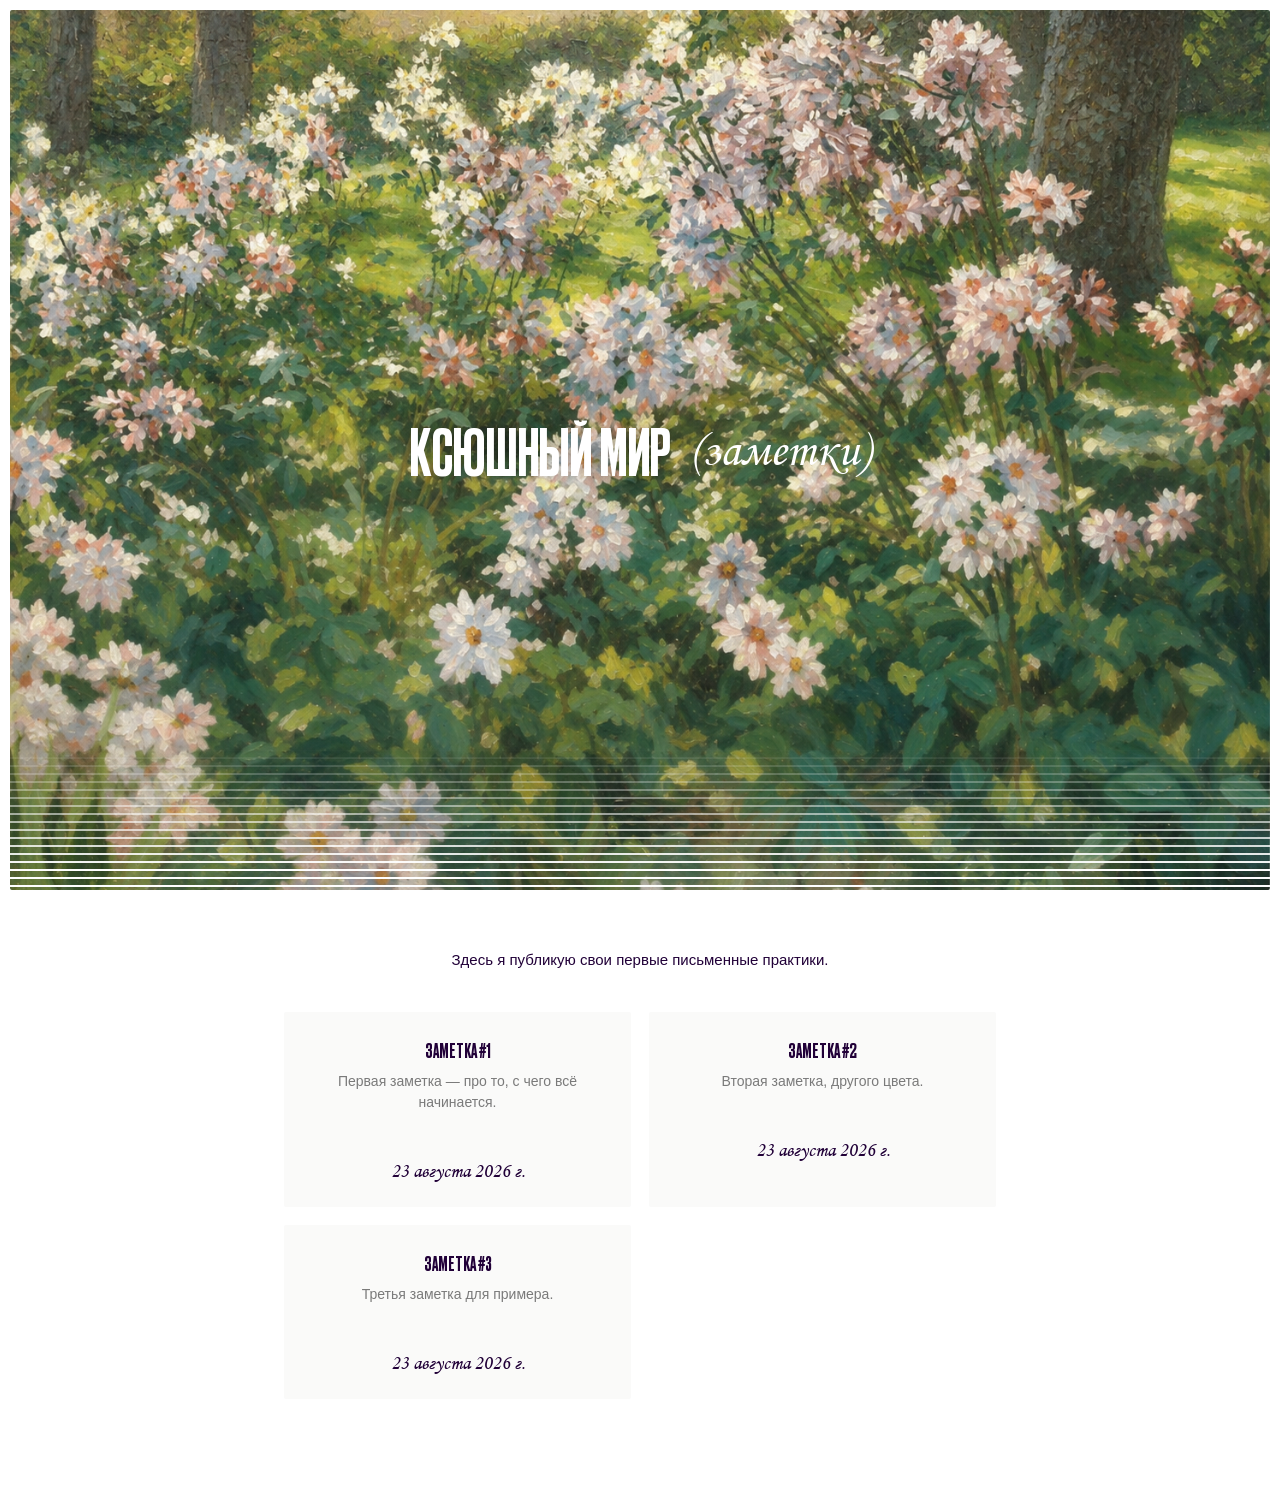
<file: index.html>
<!DOCTYPE html>
<html lang="ru">
<head>
  <meta charset="UTF-8" />
  <meta name="viewport" content="width=device-width, initial-scale=1.0" />
  <title>farfalle — заметки</title>
  <link rel="stylesheet" href="style.css" />
</head>
<body class="home-page">
  <section class="hero">
    <div class="hero__frame">
      <div class="hero__bg" aria-hidden="true"></div>
      <div class="hero__fade" aria-hidden="true"></div>
    </div>
    <h1 class="hero__title">
      <span class="hero__title-main">Ксюшный мир</span>
      <span class="hero__title-script">(заметки)</span>
    </h1>
  </section>

  <main class="wrap">
    <p class="home__bio">
      Здесь я публикую свои первые письменные практики.
    </p>

    <div id="letter-list" class="letter-list"></div>
  </main>

  <script type="module" src="script.js"></script>
</body>
</html>
</file>
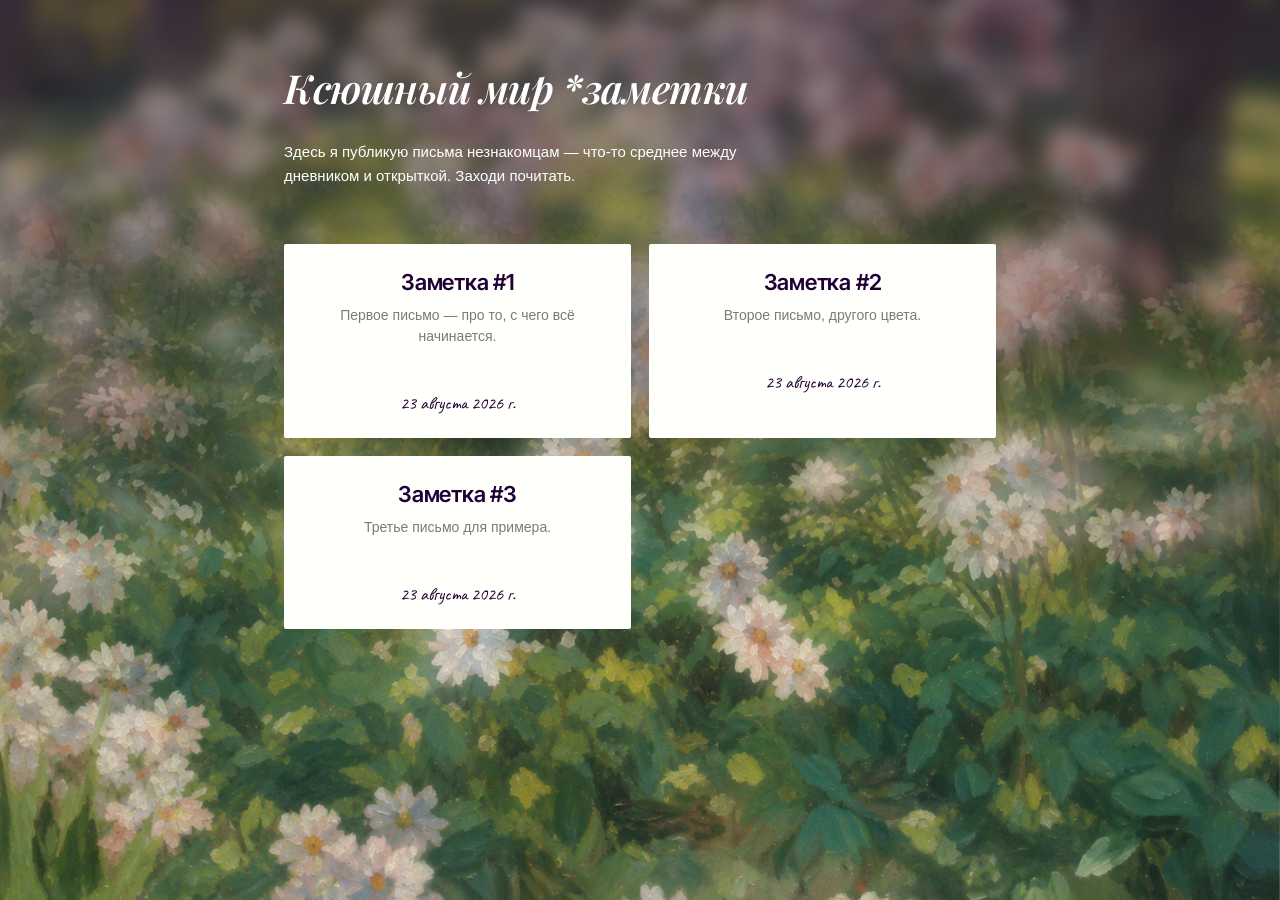
<file: letters/index.html>
<!DOCTYPE html>
<html lang="ru">
<head>
  <meta charset="UTF-8" />
  <meta name="viewport" content="width=device-width, initial-scale=1.0" />
  <title>farfalle — письма</title>
  <link rel="preconnect" href="https://fonts.googleapis.com" />
  <link rel="preconnect" href="https://fonts.gstatic.com" crossorigin />
  <link href="https://fonts.googleapis.com/css2?family=Caveat:wght@400;600;700&family=Inter+Tight:wght@600;700&family=Playfair+Display:ital,wght@1,600&display=swap" rel="stylesheet" />
  <link rel="stylesheet" href="style.css" />
</head>
<body class="home-page">
  <div class="home__bg" aria-hidden="true">
    <div class="home__bg-sharp"></div>
    <div class="home__bg-blur"></div>
    <div class="home__bg-scrim"></div>
  </div>

  <main class="wrap">
    <h1 class="home__title">Ксюшный мир *заметки</h1>
    <p class="home__bio">
      Здесь я публикую письма незнакомцам — что-то среднее между дневником и
      открыткой. Заходи почитать.
    </p>

    <div id="letter-list" class="letter-list"></div>
  </main>

  <script type="module" src="script.js"></script>
</body>
</html>
</file>
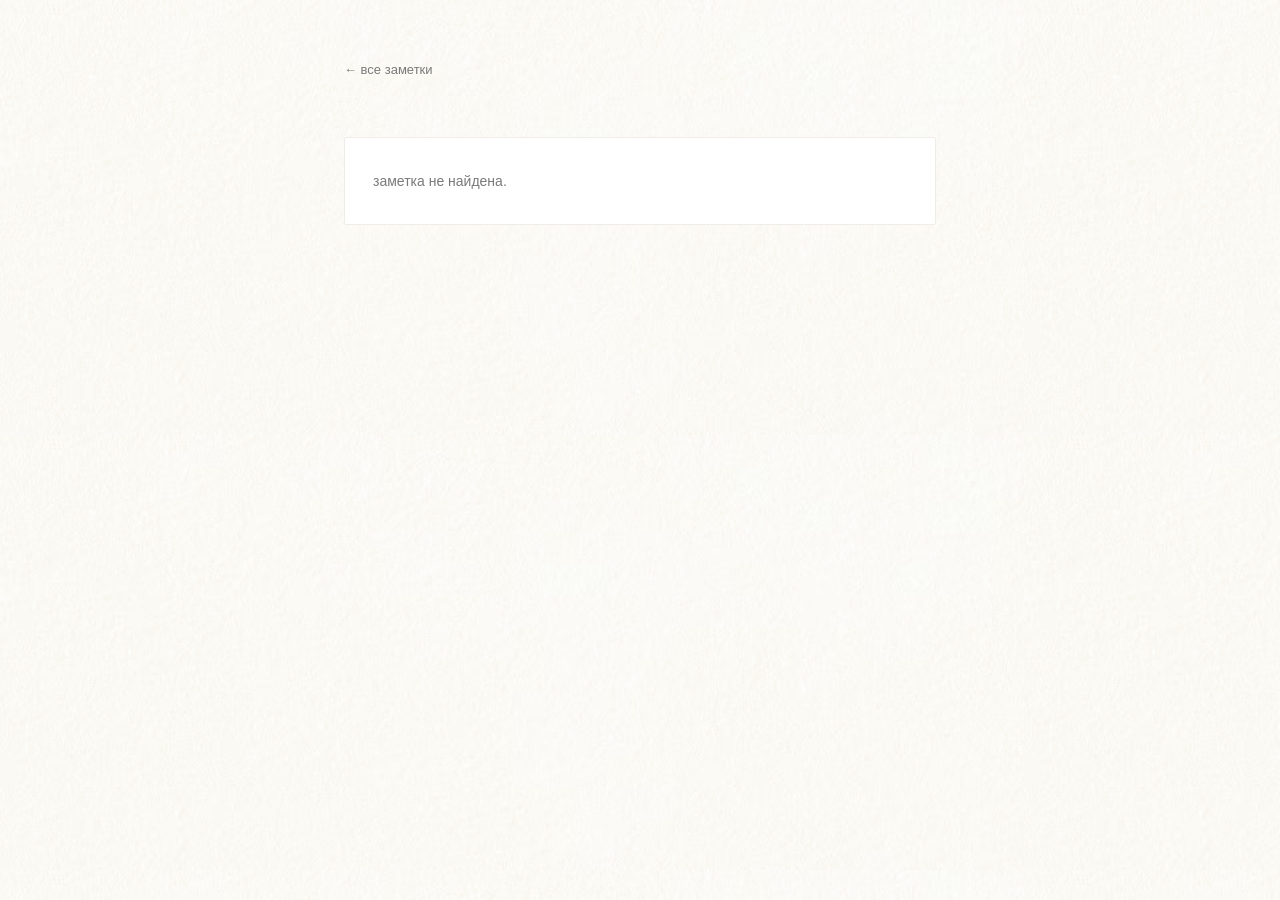
<file: letter.html>
<!DOCTYPE html>
<html lang="ru">
<head>
  <meta charset="UTF-8" />
  <meta name="viewport" content="width=device-width, initial-scale=1.0" />
  <title>заметка — farfalle</title>
  <link rel="stylesheet" href="style.css" />
</head>
<body class="letter-page">
  <main class="wrap">
    <a href="index.html" class="letter__back">← все заметки</a>
    <h1 id="letter-title" class="letter__title"></h1>
    <div id="letter-content" class="letter__card"></div>
  </main>

  <script type="module" src="script.js"></script>
</body>
</html>
</file>
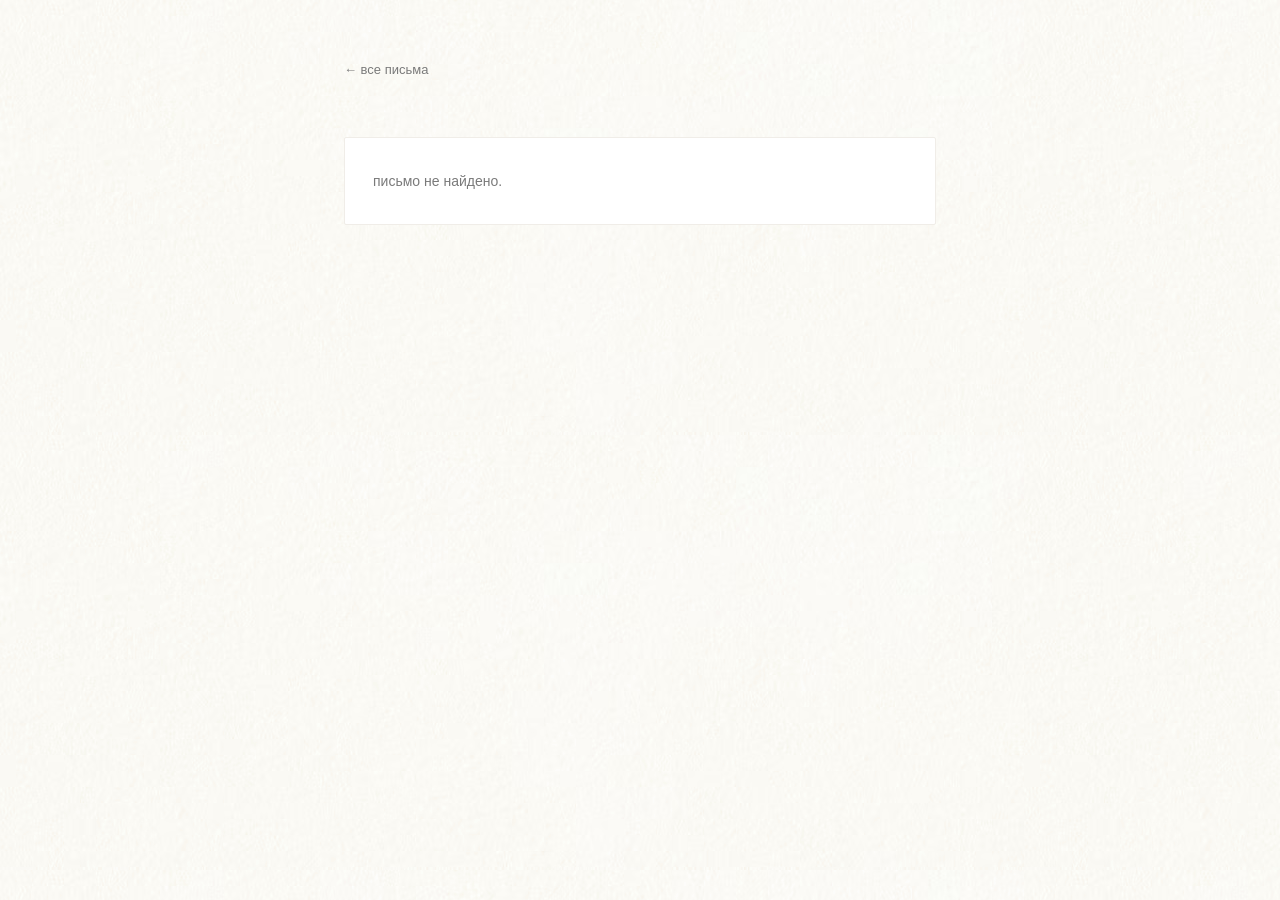
<file: letters/letter.html>
<!DOCTYPE html>
<html lang="ru">
<head>
  <meta charset="UTF-8" />
  <meta name="viewport" content="width=device-width, initial-scale=1.0" />
  <title>письмо — farfalle</title>
  <link rel="preconnect" href="https://fonts.googleapis.com" />
  <link rel="preconnect" href="https://fonts.gstatic.com" crossorigin />
  <link href="https://fonts.googleapis.com/css2?family=Playfair+Display:ital,wght@1,600&display=swap" rel="stylesheet" />
  <link rel="stylesheet" href="style.css" />
</head>
<body class="letter-page">
  <main class="wrap">
    <a href="index.html" class="letter__back">← все письма</a>
    <h1 id="letter-title" class="letter__title"></h1>
    <div id="letter-content" class="letter__card"></div>
  </main>

  <script type="module" src="script.js"></script>
</body>
</html>
</file>
<file: style.css>
@font-face {
  font-family: "Druk Cyr";
  src: url("type/DrukCyr-Medium.ttf") format("truetype");
  font-weight: 500;
  font-style: normal;
  font-display: swap;
}

@font-face {
  font-family: "Monotype Corsiva";
  src: url("type/Monotype_Corsiva.ttf") format("truetype");
  font-weight: 400;
  font-style: normal;
  font-display: swap;
}

:root {
  --color-text: #210038;
  --color-text-muted: #7a7a7a;
  --color-bg-default: #ffffff;
  --color-card-border: #f0ede8;
  --font-sans: -apple-system, BlinkMacSystemFont, "Segoe UI", Helvetica, Arial, sans-serif;
  --font-druk: "Druk Cyr", var(--font-sans);
  --font-corsiva: "Monotype Corsiva", cursive;
  --color-paper: #fdfbf6;
  --color-paper-border: #e6e0d2;
}

* {
  margin: 0;
  padding: 0;
  box-sizing: border-box;
}

html {
  font-size: 16px;
}

body {
  font-family: var(--font-sans);
  color: var(--color-text);
  background: var(--color-bg-default);
  line-height: 1.6;
  -webkit-font-smoothing: antialiased;
}

a {
  color: inherit;
  text-decoration: none;
}

img {
  max-width: 100%;
  display: block;
}

/* ---------- Общий контейнер ---------- */

.wrap {
  max-width: 640px;
  margin: 0 auto;
  padding: 56px 24px 96px;
}

.home-page .wrap {
  max-width: 760px;
  padding-top: 48px;
}

/* ---------- Главная ---------- */

/* Hero на весь экран (100vh) с отступом 10px от края вьюпорта.
   Никакого блюра — картинка везде чёткая, только полосатое затухание
   внизу и заголовок по центру. */
.hero {
  position: relative;
  height: 100vh;
  min-height: 100vh;
}

.hero__frame {
  position: absolute;
  inset: 10px;
  border-radius: 2px;
  overflow: hidden;
}

.hero__bg {
  position: absolute;
  inset: 0;
  background: url("images/home-bg.png") center 25% / cover no-repeat;
}

/* Полосатое затухание в белый — вместо плавного градиента, набор тонких
   горизонтальных линий, плотность/яркость которых нарастает к низу. */
.hero__fade {
  position: absolute;
  left: 0;
  right: 0;
  bottom: 0;
  height: 16%;
  background-image: repeating-linear-gradient(
    to bottom,
    #fff 0,
    #fff 2px,
    transparent 2px,
    transparent 8px
  );
  mask-image: linear-gradient(to bottom, transparent, #fff 85%);
  -webkit-mask-image: linear-gradient(to bottom, transparent, #fff 85%);
}

.hero__title {
  position: absolute;
  inset: 0;
  display: flex;
  align-items: center;
  justify-content: center;
  flex-wrap: wrap;
  gap: 0 18px;
  margin: 0;
  padding: 0 28px;
  text-align: center;
  pointer-events: none;
}

.hero__title-main {
  font-family: var(--font-druk);
  font-weight: 500;
  font-size: clamp(30px, 6vw, 64px);
  line-height: 1;
  letter-spacing: 0.01em;
  text-transform: uppercase;
  color: #fff;
  text-shadow: 0 2px 16px rgba(0, 0, 0, 0.25);
}

.hero__title-script {
  font-family: var(--font-corsiva);
  font-weight: 400;
  font-size: clamp(26px, 5vw, 48px);
  color: #fff;
}

.home__bio {
  font-size: 15px;
  color: var(--color-text);
  max-width: 480px;
  margin: 0 auto 40px;
  text-align: center;
}

.letter-list {
  display: grid;
  grid-template-columns: repeat(2, 1fr);
  gap: 18px;
}

.letter-card {
  display: block;
  transition: transform 0.15s ease;
}

.letter-card:hover {
  transform: translateY(-2px);
}

.letter-card__paper {
  height: 100%;
  background: #fafaf9;
  border-radius: 2px;
  padding: 26px 22px 20px;
  text-align: center;
}

.letter-card__title {
  display: block;
  font-family: var(--font-druk);
  font-weight: 500;
  font-size: 20px;
  letter-spacing: 0;
  text-transform: uppercase;
  line-height: 1.15;
  margin-bottom: 10px;
}

.letter-card__date {
  display: block;
  font-family: var(--font-corsiva);
  font-weight: 400;
  font-size: 20px;
  color: var(--color-text);
  margin-top: 42px;
}

.letter-card__excerpt {
  font-family: var(--font-sans);
  font-weight: 300;
  font-size: 14px;
  line-height: 1.5;
  color: var(--color-text-muted);
}

/* ---------- Страница письма ---------- */

.letter-page {
  min-height: 100vh;
  background: var(--color-bg-default) url("images/letter-bg.avif") repeat;
}

.letter__back {
  display: inline-block;
  font-size: 13px;
  color: var(--color-text-muted);
  margin-bottom: 32px;
}

.letter__back:hover {
  color: var(--color-text);
}

.letter__title {
  font-family: var(--font-sans);
  font-weight: 600;
  font-size: 13px;
  letter-spacing: 0.06em;
  text-transform: uppercase;
  margin-bottom: 24px;
}

.letter__card {
  border: 1px solid var(--color-card-border);
  border-radius: 2px;
  padding: 32px 28px;
  background: #fff;
}

/* Конверт перед текстом письма: базовая картинка конверта с открытым
   клапаном + фото письма, обрезанное по форме проёма клапана и наложенное
   поверх — конверт на исходном фото сплошной, без прозрачности, поэтому
   фото просто "встаёт" в его пустую внутреннюю область. */
.letter__envelope {
  position: relative;
  width: 100%;
  max-width: 255px;
  margin: 0 auto 28px;
  aspect-ratio: 1 / 1;
  background: transparent;
}

.letter__envelope-base,
.letter__envelope-photo {
  position: absolute;
  inset: 0;
  width: 100%;
  height: 100%;
  object-fit: cover;
  background: transparent;
}

.letter__envelope-photo {
  /* плоский верх (без острого кончика клапана) + сужение в точку внизу,
     по границам проёма на фото конверта */
  clip-path: polygon(17% 31%, 84% 31%, 84% 48%, 47% 65%, 17% 48%);
}

.letter__block {
  margin-bottom: 28px;
}

.letter__block:last-child {
  margin-bottom: 0;
}

.letter__text {
  font-family: "Helvetica Neue", var(--font-sans);
  font-size: 16px;
  white-space: pre-wrap;
}

.letter__image {
  border-radius: 0;
}

@media (max-width: 480px) {
  .letter__card {
    padding: 24px 20px;
  }
}

.letter__empty,
.home__empty {
  color: var(--color-text-muted);
  font-size: 14px;
}

@media (max-width: 560px) {
  .wrap {
    padding: 40px 20px 72px;
  }

  .letter-list {
    grid-template-columns: 1fr;
  }
}
</file>
<file: letters/style.css>
:root {
  --color-text: #210038;
  --color-text-muted: #7a7a7a;
  --color-bg-default: #ffffff;
  --color-card-border: #f0ede8;
  --font-serif: "Playfair Display", Georgia, "Times New Roman", serif;
  --font-sans: -apple-system, BlinkMacSystemFont, "Segoe UI", Helvetica, Arial, sans-serif;
  --font-hand: "Caveat", "Comic Sans MS", cursive;
  --font-title: "Inter Tight", var(--font-sans);
  --color-paper: #fdfbf6;
  --color-paper-border: #e6e0d2;
}

* {
  margin: 0;
  padding: 0;
  box-sizing: border-box;
}

html {
  font-size: 16px;
}

body {
  font-family: var(--font-sans);
  color: var(--color-text);
  background: var(--color-bg-default);
  line-height: 1.6;
  -webkit-font-smoothing: antialiased;
}

a {
  color: inherit;
  text-decoration: none;
}

img {
  max-width: 100%;
  display: block;
}

/* ---------- Общий контейнер ---------- */

.wrap {
  max-width: 640px;
  margin: 0 auto;
  padding: 56px 24px 96px;
}

.home-page .wrap {
  max-width: 760px;
}

/* ---------- Главная ---------- */

.home-page {
  position: relative;
}

/* Фоновая картинка на всю страницу: чёткий слой + отдельный размытый слой
   сверху, который гаснет по градиентной маске — так блюр получается
   настоящим (filter: blur на своём слое), а не через backdrop-filter,
   который вместе с mask-image даёт слабый, "растянутый" эффект. */
.home__bg {
  position: fixed;
  inset: 0;
  z-index: -3;
  overflow: hidden;
}

.home__bg-sharp,
.home__bg-blur {
  position: absolute;
  background: url("images/home-bg.png") center 25% / cover no-repeat;
}

.home__bg-sharp {
  inset: 0;
}

.home__bg-blur {
  /* больше исходной картинки, чтобы блюр не съедал края */
  inset: -60px;
  filter: blur(10px);
  mask-image: linear-gradient(to bottom, #000 0%, #000 20%, transparent 90%);
  -webkit-mask-image: linear-gradient(to bottom, #000 0%, #000 20%, transparent 90%);
}

.home__bg-scrim {
  position: absolute;
  inset: 0;
  background: linear-gradient(to bottom, rgba(20, 0, 35, 0.5), rgba(20, 0, 35, 0) 60%);
}

.home__title {
  font-family: var(--font-serif);
  font-style: italic;
  font-weight: 600;
  font-size: clamp(28px, 5vw, 40px);
  letter-spacing: -0.01em;
  margin-bottom: 20px;
  color: #fff;
}

.home__bio {
  font-size: 15px;
  color: #fff;
  max-width: 480px;
  margin-bottom: 56px;
}

.letter-list {
  display: grid;
  grid-template-columns: repeat(2, 1fr);
  gap: 18px;
}

.letter-card {
  display: block;
  transition: transform 0.15s ease;
}

.letter-card:hover {
  transform: translateY(-2px);
}

.letter-card__paper {
  height: 100%;
  background: #fffffb;
  border-radius: 2px;
  padding: 26px 22px 20px;
  text-align: center;
}

.letter-card__title {
  display: block;
  font-family: var(--font-title);
  font-weight: 600;
  font-size: 22px;
  letter-spacing: -0.01em;
  line-height: 1.15;
  margin-bottom: 10px;
}

.letter-card__date {
  display: block;
  font-family: var(--font-hand);
  font-weight: 400;
  font-size: 18px;
  color: var(--color-text);
  margin-top: 42px;
}

.letter-card__excerpt {
  font-family: var(--font-sans);
  font-size: 14px;
  line-height: 1.5;
  color: var(--color-text-muted);
}

/* ---------- Страница письма ---------- */

.letter-page {
  min-height: 100vh;
  background: var(--color-bg-default) url("images/letter-bg.avif") repeat;
}

.letter__back {
  display: inline-block;
  font-size: 13px;
  color: var(--color-text-muted);
  margin-bottom: 32px;
}

.letter__back:hover {
  color: var(--color-text);
}

.letter__title {
  font-family: var(--font-sans);
  font-weight: 600;
  font-size: 13px;
  letter-spacing: 0.06em;
  text-transform: uppercase;
  margin-bottom: 24px;
}

.letter__card {
  border: 1px solid var(--color-card-border);
  border-radius: 2px;
  padding: 32px 28px;
  background: #fff;
}

/* Конверт перед текстом письма: базовая картинка конверта с открытым
   клапаном + фото письма, обрезанное по форме проёма клапана и наложенное
   поверх — конверт на исходном фото сплошной, без прозрачности, поэтому
   фото просто "встаёт" в его пустую внутреннюю область. */
.letter__envelope {
  position: relative;
  width: 100%;
  max-width: 255px;
  margin: 0 auto 28px;
  aspect-ratio: 1 / 1;
  background: transparent;
}

.letter__envelope-base,
.letter__envelope-photo {
  position: absolute;
  inset: 0;
  width: 100%;
  height: 100%;
  object-fit: cover;
  background: transparent;
}

.letter__envelope-photo {
  /* плоский верх (без острого кончика клапана) + сужение в точку внизу,
     по границам проёма на фото конверта */
  clip-path: polygon(17% 31%, 84% 31%, 84% 48%, 47% 65%, 17% 48%);
}

.letter__block {
  margin-bottom: 28px;
}

.letter__block:last-child {
  margin-bottom: 0;
}

.letter__text {
  font-family: "Helvetica Neue", var(--font-sans);
  font-size: 16px;
  white-space: pre-wrap;
}

.letter__image {
  border-radius: 0;
}

@media (max-width: 480px) {
  .letter__card {
    padding: 24px 20px;
  }
}

.letter__empty,
.home__empty {
  color: var(--color-text-muted);
  font-size: 14px;
}

@media (max-width: 560px) {
  .wrap {
    padding: 40px 20px 72px;
  }

  .letter-list {
    grid-template-columns: 1fr;
  }
}
</file>
